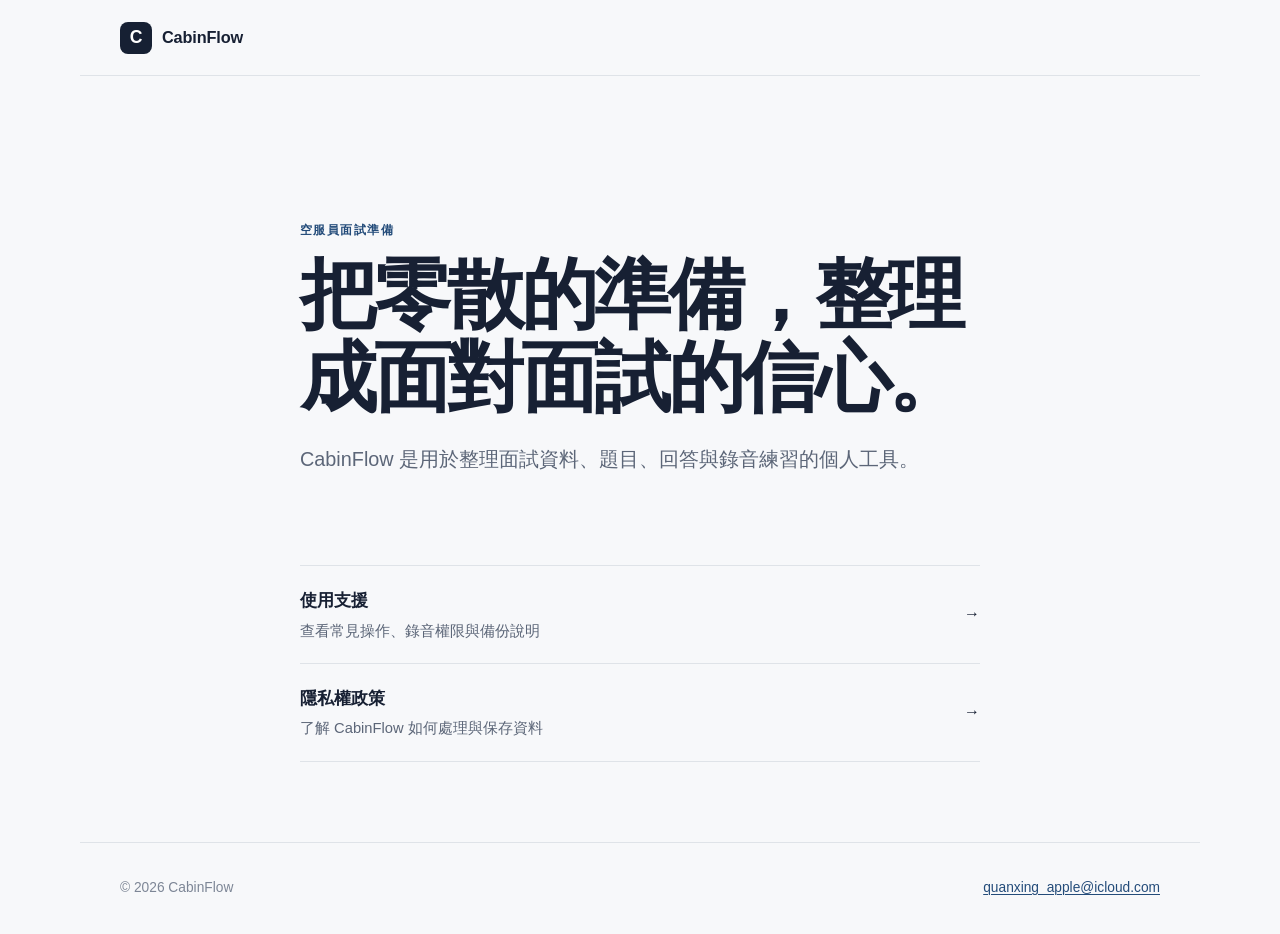
<file: index.html>
<!doctype html>
<html lang="zh-Hant">
  <head>
    <meta charset="utf-8" />
    <meta name="viewport" content="width=device-width, initial-scale=1" />
    <title>CabinFlow</title>
    <meta
      name="description"
      content="CabinFlow 是用於整理空服員面試資料、題目、回答與錄音練習的個人工具。"
    />
    <link rel="canonical" href="https://yrqx-95.github.io/CabinFlow-Support/" />
    <meta property="og:title" content="CabinFlow" />
    <meta
      property="og:description"
      content="CabinFlow 是用於整理空服員面試資料、題目、回答與錄音練習的個人工具。"
    />
    <meta property="og:type" content="website" />
    <meta property="og:url" content="https://yrqx-95.github.io/CabinFlow-Support/" />
    <link rel="stylesheet" href="./styles.css" />
  </head>
  <body>
    <header class="site-header">
      <a class="brand" href="./" aria-label="CabinFlow 首頁">
        <span class="brand-mark" aria-hidden="true">C</span>
        <span>CabinFlow</span>
      </a>
    </header>

    <main class="home-main">
      <section class="hero" aria-labelledby="page-title">
        <p class="eyebrow">空服員面試準備</p>
        <h1 id="page-title">把零散的準備，整理成面對面試的信心。</h1>
        <p class="lede">CabinFlow 是用於整理面試資料、題目、回答與錄音練習的個人工具。</p>
      </section>

      <nav class="link-list" aria-label="網站內容">
        <a href="./support/">
          <span>
            <strong>使用支援</strong>
            <small>查看常見操作、錄音權限與備份說明</small>
          </span>
          <span aria-hidden="true">→</span>
        </a>
        <a href="./privacy/">
          <span>
            <strong>隱私權政策</strong>
            <small>了解 CabinFlow 如何處理與保存資料</small>
          </span>
          <span aria-hidden="true">→</span>
        </a>
      </nav>
    </main>

    <footer class="site-footer">
      <p>© 2026 CabinFlow</p>
      <a href="mailto:quanxing_apple@icloud.com">quanxing_apple@icloud.com</a>
    </footer>
  </body>
</html>
</file>
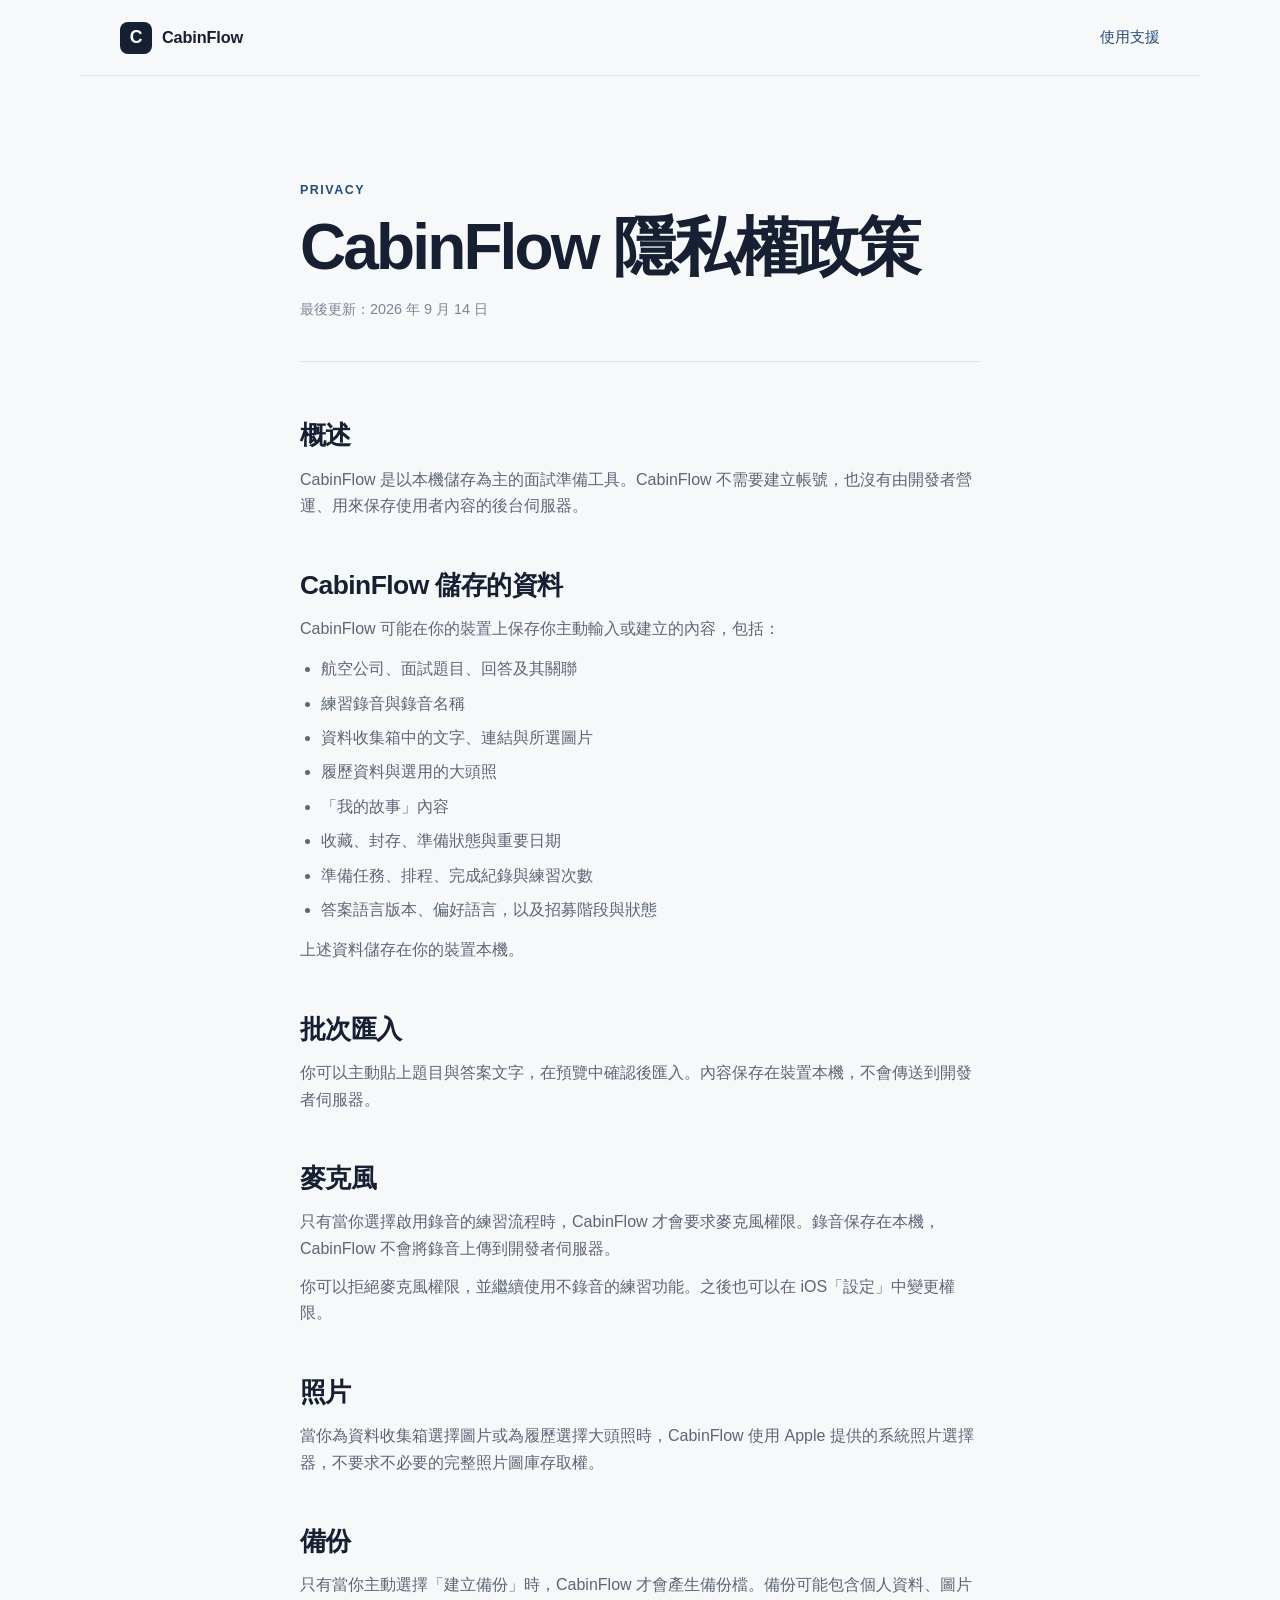
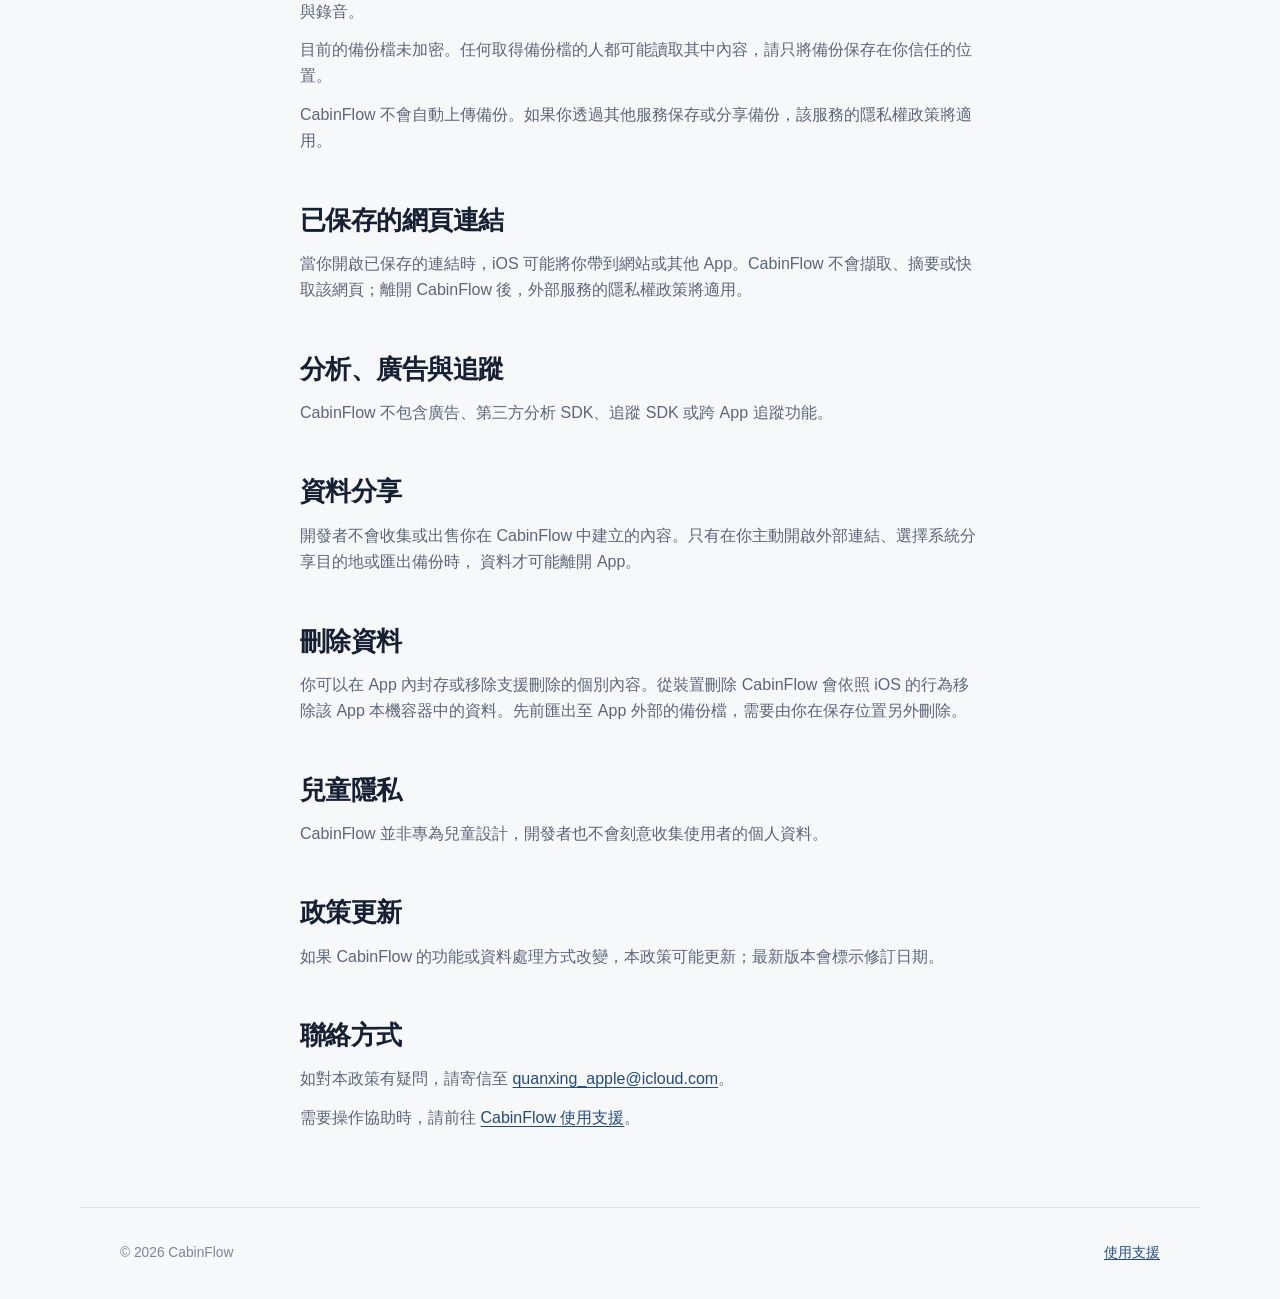
<file: privacy/index.html>
<!doctype html>
<html lang="zh-Hant">
  <head>
    <meta charset="utf-8" />
    <meta name="viewport" content="width=device-width, initial-scale=1" />
    <title>隱私權政策 | CabinFlow</title>
    <meta
      name="description"
      content="CabinFlow 隱私權政策：了解資料、錄音、圖片及備份如何保存在本機。"
    />
    <link
      rel="canonical"
      href="https://yrqx-95.github.io/CabinFlow-Support/privacy/"
    />
    <meta property="og:title" content="隱私權政策 | CabinFlow" />
    <meta
      property="og:description"
      content="了解 CabinFlow 如何在本機處理與保存你的面試準備資料。"
    />
    <meta property="og:type" content="article" />
    <meta
      property="og:url"
      content="https://yrqx-95.github.io/CabinFlow-Support/privacy/"
    />
    <link rel="stylesheet" href="../styles.css" />
  </head>
  <body>
    <header class="site-header">
      <a class="brand" href="../" aria-label="CabinFlow 首頁">
        <span class="brand-mark" aria-hidden="true">C</span>
        <span>CabinFlow</span>
      </a>
      <nav class="header-nav" aria-label="主要導覽">
        <a href="../support/">使用支援</a>
      </nav>
    </header>

    <main class="article-main">
      <header class="article-header">
        <p class="eyebrow">Privacy</p>
        <h1>CabinFlow 隱私權政策</h1>
        <p class="updated">最後更新：2026 年 9 月 14 日</p>
      </header>

      <article class="article-content">
        <section>
          <h2>概述</h2>
          <p>
            CabinFlow 是以本機儲存為主的面試準備工具。CabinFlow
            不需要建立帳號，也沒有由開發者營運、用來保存使用者內容的後台伺服器。
          </p>
        </section>

        <section>
          <h2>CabinFlow 儲存的資料</h2>
          <p>CabinFlow 可能在你的裝置上保存你主動輸入或建立的內容，包括：</p>
          <ul>
            <li>航空公司、面試題目、回答及其關聯</li>
            <li>練習錄音與錄音名稱</li>
            <li>資料收集箱中的文字、連結與所選圖片</li>
            <li>履歷資料與選用的大頭照</li>
            <li>「我的故事」內容</li>
            <li>收藏、封存、準備狀態與重要日期</li>
            <li>準備任務、排程、完成紀錄與練習次數</li>
            <li>答案語言版本、偏好語言，以及招募階段與狀態</li>
          </ul>
          <p>上述資料儲存在你的裝置本機。</p>
        </section>

        <section>
          <h2>批次匯入</h2>
          <p>你可以主動貼上題目與答案文字，在預覽中確認後匯入。內容保存在裝置本機，不會傳送到開發者伺服器。</p>
        </section>
        <section>
          <h2>麥克風</h2>
          <p>
            只有當你選擇啟用錄音的練習流程時，CabinFlow 才會要求麥克風權限。錄音保存在本機，
            CabinFlow 不會將錄音上傳到開發者伺服器。
          </p>
          <p>
            你可以拒絕麥克風權限，並繼續使用不錄音的練習功能。之後也可以在 iOS「設定」中變更權限。
          </p>
        </section>

        <section>
          <h2>照片</h2>
          <p>
            當你為資料收集箱選擇圖片或為履歷選擇大頭照時，CabinFlow 使用 Apple
            提供的系統照片選擇器，不要求不必要的完整照片圖庫存取權。
          </p>
        </section>

        <section>
          <h2>備份</h2>
          <p>
            只有當你主動選擇「建立備份」時，CabinFlow 才會產生備份檔。備份可能包含個人資料、圖片與錄音。
          </p>
          <p>
            目前的備份檔未加密。任何取得備份檔的人都可能讀取其中內容，請只將備份保存在你信任的位置。
          </p>
          <p>
            CabinFlow 不會自動上傳備份。如果你透過其他服務保存或分享備份，該服務的隱私權政策將適用。
          </p>
        </section>

        <section>
          <h2>已保存的網頁連結</h2>
          <p>
            當你開啟已保存的連結時，iOS 可能將你帶到網站或其他 App。CabinFlow
            不會擷取、摘要或快取該網頁；離開 CabinFlow 後，外部服務的隱私權政策將適用。
          </p>
        </section>

        <section>
          <h2>分析、廣告與追蹤</h2>
          <p>CabinFlow 不包含廣告、第三方分析 SDK、追蹤 SDK 或跨 App 追蹤功能。</p>
        </section>

        <section>
          <h2>資料分享</h2>
          <p>
            開發者不會收集或出售你在 CabinFlow 中建立的內容。只有在你主動開啟外部連結、選擇系統分享目的地或匯出備份時，
            資料才可能離開 App。
          </p>
        </section>

        <section>
          <h2>刪除資料</h2>
          <p>
            你可以在 App 內封存或移除支援刪除的個別內容。從裝置刪除 CabinFlow
            會依照 iOS 的行為移除該 App 本機容器中的資料。先前匯出至 App
            外部的備份檔，需要由你在保存位置另外刪除。
          </p>
        </section>

        <section>
          <h2>兒童隱私</h2>
          <p>CabinFlow 並非專為兒童設計，開發者也不會刻意收集使用者的個人資料。</p>
        </section>

        <section>
          <h2>政策更新</h2>
          <p>如果 CabinFlow 的功能或資料處理方式改變，本政策可能更新；最新版本會標示修訂日期。</p>
        </section>

        <section>
          <h2>聯絡方式</h2>
          <p>
            如對本政策有疑問，請寄信至
            <a href="mailto:quanxing_apple@icloud.com">quanxing_apple@icloud.com</a>。
          </p>
          <p>需要操作協助時，請前往 <a href="../support/">CabinFlow 使用支援</a>。</p>
        </section>
      </article>
    </main>

    <footer class="site-footer">
      <p>© 2026 CabinFlow</p>
      <a href="../support/">使用支援</a>
    </footer>
  </body>
</html>
</file>
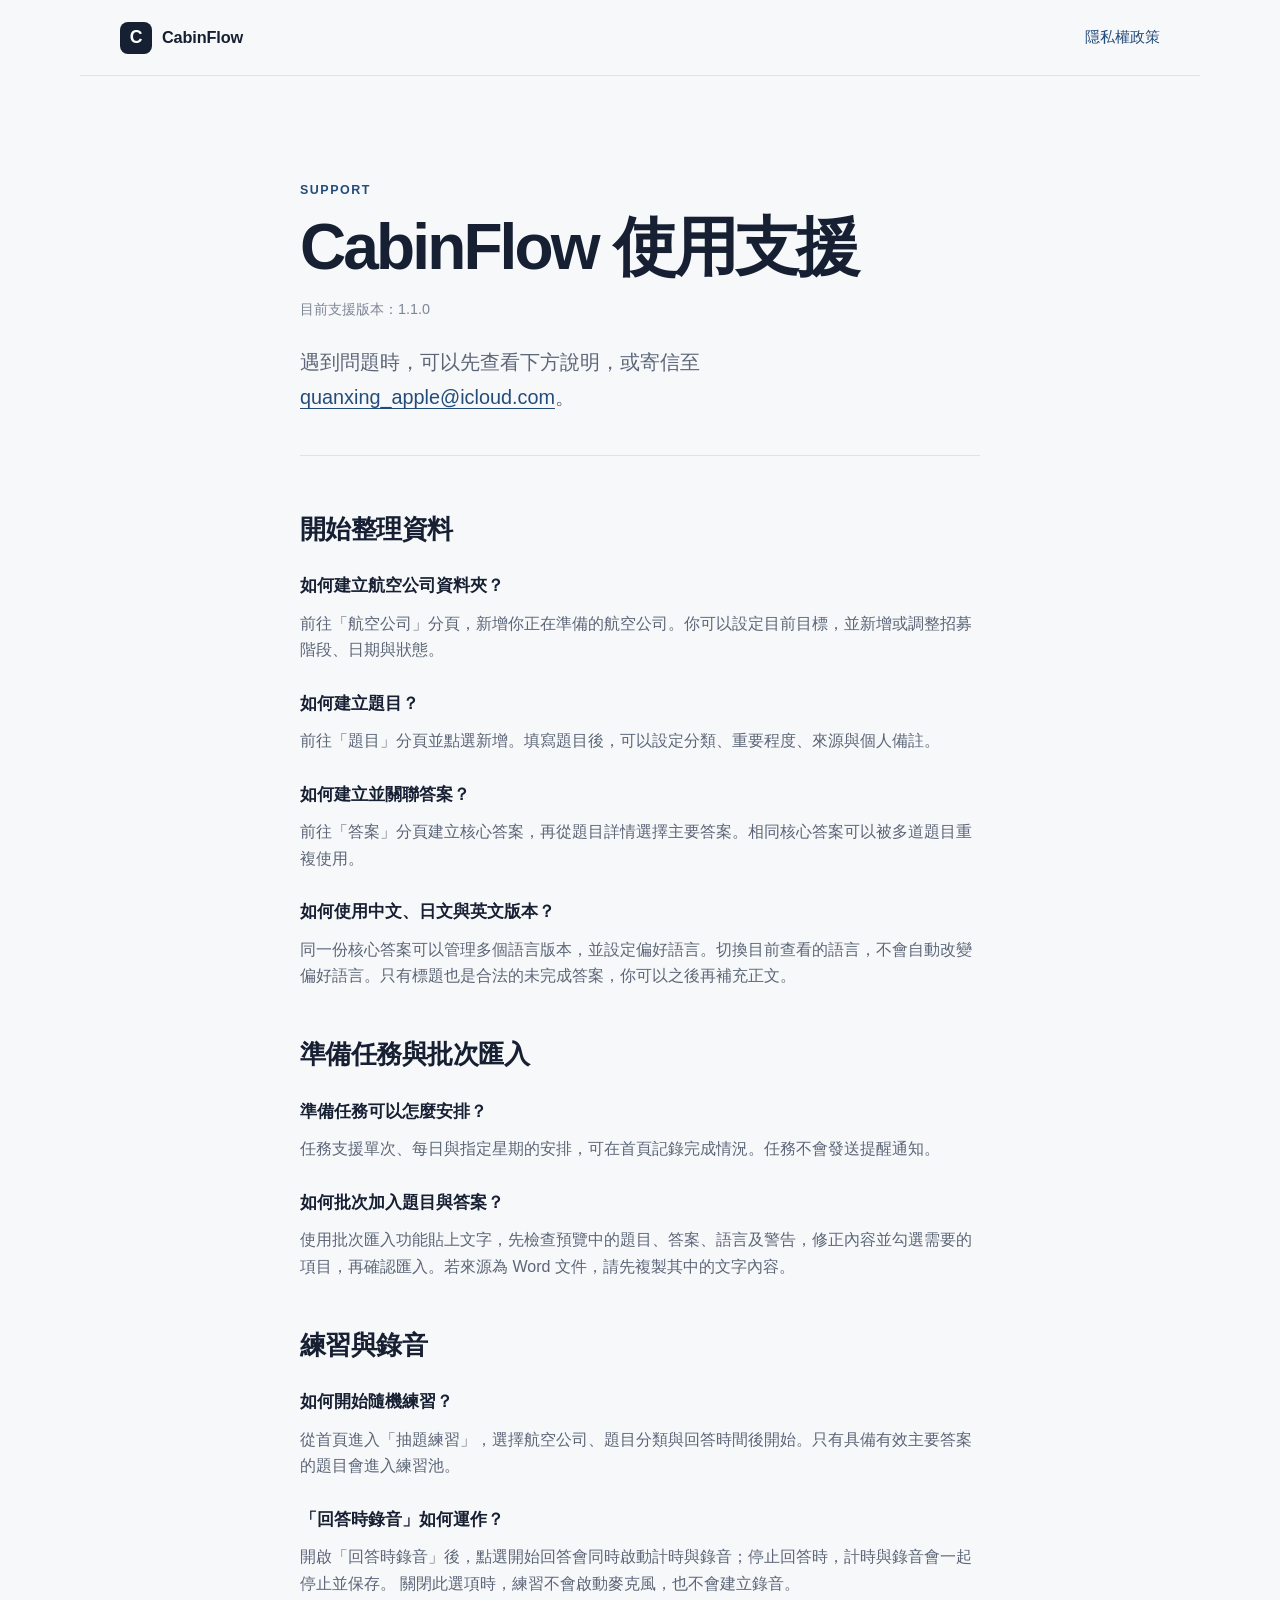
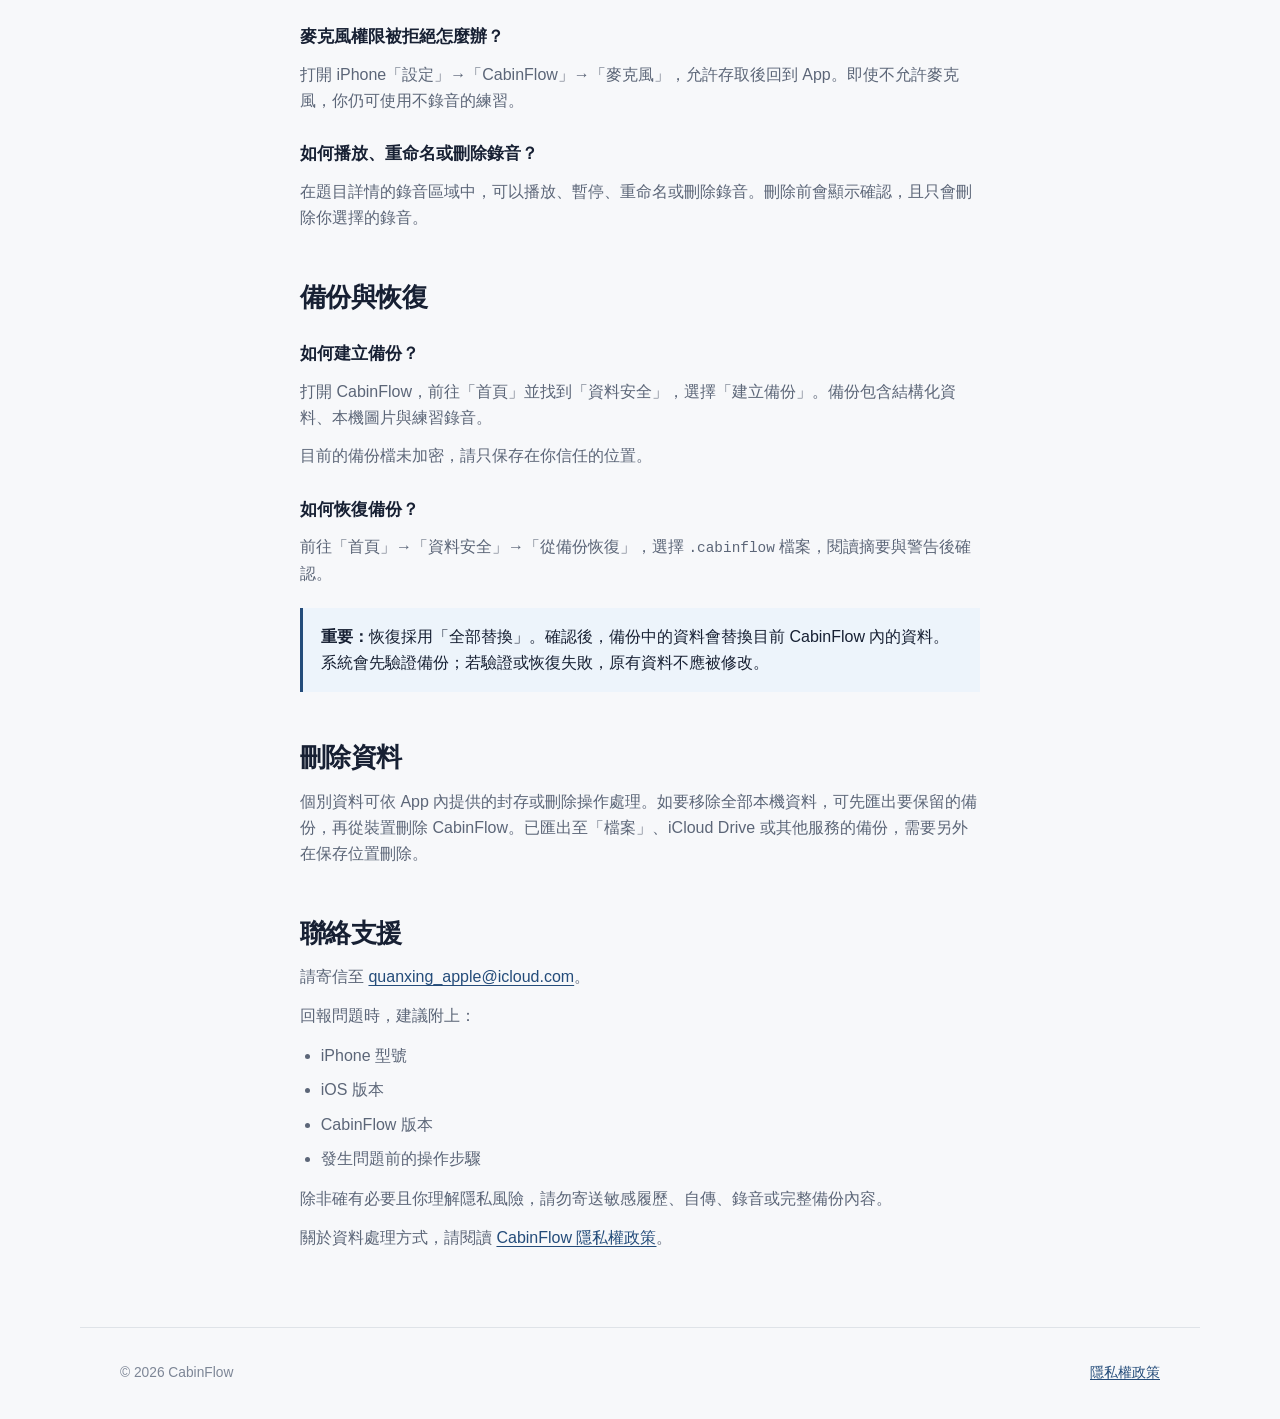
<file: support/index.html>
<!doctype html>
<html lang="zh-Hant">
  <head>
    <meta charset="utf-8" />
    <meta name="viewport" content="width=device-width, initial-scale=1" />
    <title>使用支援 | CabinFlow</title>
    <meta
      name="description"
      content="CabinFlow 使用支援：查看資料整理、練習錄音、權限、備份與恢復說明。"
    />
    <link
      rel="canonical"
      href="https://yrqx-95.github.io/CabinFlow-Support/support/"
    />
    <meta property="og:title" content="使用支援 | CabinFlow" />
    <meta
      property="og:description"
      content="查看 CabinFlow 的資料整理、錄音、備份與恢復操作說明。"
    />
    <meta property="og:type" content="website" />
    <meta
      property="og:url"
      content="https://yrqx-95.github.io/CabinFlow-Support/support/"
    />
    <link rel="stylesheet" href="../styles.css" />
  </head>
  <body>
    <header class="site-header">
      <a class="brand" href="../" aria-label="CabinFlow 首頁">
        <span class="brand-mark" aria-hidden="true">C</span>
        <span>CabinFlow</span>
      </a>
      <nav class="header-nav" aria-label="主要導覽">
        <a href="../privacy/">隱私權政策</a>
      </nav>
    </header>

    <main class="article-main">
      <header class="article-header">
        <p class="eyebrow">Support</p>
        <h1>CabinFlow 使用支援</h1>
        <p class="updated">目前支援版本：1.1.0</p>
        <p class="lede">
          遇到問題時，可以先查看下方說明，或寄信至
          <a href="mailto:quanxing_apple@icloud.com">quanxing_apple@icloud.com</a>。
        </p>
      </header>

      <article class="article-content">
        <section>
          <h2>開始整理資料</h2>
          <h3>如何建立航空公司資料夾？</h3>
          <p>
            前往「航空公司」分頁，新增你正在準備的航空公司。你可以設定目前目標，並新增或調整招募階段、日期與狀態。
          </p>

          <h3>如何建立題目？</h3>
          <p>
            前往「題目」分頁並點選新增。填寫題目後，可以設定分類、重要程度、來源與個人備註。
          </p>

          <h3>如何建立並關聯答案？</h3>
          <p>
            前往「答案」分頁建立核心答案，再從題目詳情選擇主要答案。相同核心答案可以被多道題目重複使用。
          </p>

          <h3>如何使用中文、日文與英文版本？</h3>
          <p>
            同一份核心答案可以管理多個語言版本，並設定偏好語言。切換目前查看的語言，不會自動改變偏好語言。只有標題也是合法的未完成答案，你可以之後再補充正文。
          </p>
        </section>

        <section>
          <h2>準備任務與批次匯入</h2>
          <h3>準備任務可以怎麼安排？</h3>
          <p>任務支援單次、每日與指定星期的安排，可在首頁記錄完成情況。任務不會發送提醒通知。</p>
          <h3>如何批次加入題目與答案？</h3>
          <p>使用批次匯入功能貼上文字，先檢查預覽中的題目、答案、語言及警告，修正內容並勾選需要的項目，再確認匯入。若來源為 Word 文件，請先複製其中的文字內容。</p>
        </section>
        <section>
          <h2>練習與錄音</h2>
          <h3>如何開始隨機練習？</h3>
          <p>
            從首頁進入「抽題練習」，選擇航空公司、題目分類與回答時間後開始。只有具備有效主要答案的題目會進入練習池。
          </p>

          <h3>「回答時錄音」如何運作？</h3>
          <p>
            開啟「回答時錄音」後，點選開始回答會同時啟動計時與錄音；停止回答時，計時與錄音會一起停止並保存。
            關閉此選項時，練習不會啟動麥克風，也不會建立錄音。
          </p>

          <h3>麥克風權限被拒絕怎麼辦？</h3>
          <p>
            打開 iPhone「設定」→「CabinFlow」→「麥克風」，允許存取後回到 App。即使不允許麥克風，你仍可使用不錄音的練習。
          </p>

          <h3>如何播放、重命名或刪除錄音？</h3>
          <p>
            在題目詳情的錄音區域中，可以播放、暫停、重命名或刪除錄音。刪除前會顯示確認，且只會刪除你選擇的錄音。
          </p>
        </section>

        <section>
          <h2>備份與恢復</h2>
          <h3>如何建立備份？</h3>
          <p>
            打開 CabinFlow，前往「首頁」並找到「資料安全」，選擇「建立備份」。備份包含結構化資料、本機圖片與練習錄音。
          </p>
          <p>
            目前的備份檔未加密，請只保存在你信任的位置。
          </p>

          <h3>如何恢復備份？</h3>
          <p>
            前往「首頁」→「資料安全」→「從備份恢復」，選擇 <code>.cabinflow</code>
            檔案，閱讀摘要與警告後確認。
          </p>
          <p class="notice">
            <strong>重要：</strong>恢復採用「全部替換」。確認後，備份中的資料會替換目前 CabinFlow
            內的資料。系統會先驗證備份；若驗證或恢復失敗，原有資料不應被修改。
          </p>
        </section>

        <section>
          <h2>刪除資料</h2>
          <p>
            個別資料可依 App 內提供的封存或刪除操作處理。如要移除全部本機資料，可先匯出要保留的備份，再從裝置刪除
            CabinFlow。已匯出至「檔案」、iCloud Drive 或其他服務的備份，需要另外在保存位置刪除。
          </p>
        </section>

        <section>
          <h2>聯絡支援</h2>
          <p>
            請寄信至 <a href="mailto:quanxing_apple@icloud.com">quanxing_apple@icloud.com</a>。
          </p>
          <p>回報問題時，建議附上：</p>
          <ul>
            <li>iPhone 型號</li>
            <li>iOS 版本</li>
            <li>CabinFlow 版本</li>
            <li>發生問題前的操作步驟</li>
          </ul>
          <p>
            除非確有必要且你理解隱私風險，請勿寄送敏感履歷、自傳、錄音或完整備份內容。
          </p>
          <p>關於資料處理方式，請閱讀 <a href="../privacy/">CabinFlow 隱私權政策</a>。</p>
        </section>
      </article>
    </main>

    <footer class="site-footer">
      <p>© 2026 CabinFlow</p>
      <a href="../privacy/">隱私權政策</a>
    </footer>
  </body>
</html>
</file>
<file: styles.css>
:root {
  color-scheme: light dark;
  --background: #f7f8fa;
  --surface: #ffffff;
  --text: #172033;
  --secondary: #5c6678;
  --muted: #7d8696;
  --line: #dfe3e8;
  --accent: #244c7a;
  --accent-hover: #183b66;
  --notice: #edf4fb;
  --focus: #1670cf;
  --page-padding: clamp(20px, 5vw, 40px);
  --content-width: 760px;
}

* {
  box-sizing: border-box;
}

html {
  font-family:
    -apple-system, BlinkMacSystemFont, "SF Pro Text", "PingFang TC",
    "Noto Sans TC", "Helvetica Neue", Arial, sans-serif;
  background: var(--background);
  color: var(--text);
  line-height: 1.65;
  -webkit-text-size-adjust: 100%;
}

body {
  margin: 0;
  min-width: 280px;
  background: var(--background);
}

a {
  color: var(--accent);
  text-decoration-thickness: 1px;
  text-underline-offset: 0.18em;
}

a:hover {
  color: var(--accent-hover);
}

a:focus-visible {
  outline: 3px solid var(--focus);
  outline-offset: 4px;
  border-radius: 4px;
}

.site-header,
.site-footer {
  width: min(100%, 1120px);
  margin: 0 auto;
  padding-inline: var(--page-padding);
}

.site-header {
  min-height: 76px;
  display: flex;
  align-items: center;
  justify-content: space-between;
  gap: 24px;
  border-bottom: 1px solid var(--line);
}

.brand {
  display: inline-flex;
  align-items: center;
  gap: 10px;
  min-height: 44px;
  color: var(--text);
  font-size: 1.02rem;
  font-weight: 680;
  letter-spacing: -0.01em;
  text-decoration: none;
}

.brand-mark {
  display: grid;
  width: 32px;
  height: 32px;
  place-items: center;
  border-radius: 8px;
  background: #162033;
  color: #ffffff;
  font-size: 1.1rem;
  font-weight: 760;
  line-height: 1;
}

.header-nav {
  display: flex;
  align-items: center;
}

.header-nav a {
  min-height: 44px;
  display: inline-flex;
  align-items: center;
  font-size: 0.94rem;
  text-decoration: none;
}

.home-main,
.article-main {
  width: min(100%, var(--content-width));
  margin: 0 auto;
  padding-inline: var(--page-padding);
}

.home-main {
  padding-block: clamp(72px, 14vw, 144px) 80px;
}

.hero {
  margin-bottom: clamp(52px, 9vw, 88px);
}

.eyebrow {
  margin: 0 0 12px;
  color: var(--accent);
  font-size: 0.78rem;
  font-weight: 700;
  letter-spacing: 0.12em;
  text-transform: uppercase;
}

h1,
h2,
h3,
p {
  overflow-wrap: anywhere;
}

h1 {
  margin: 0;
  max-width: 18ch;
  font-size: clamp(2.35rem, 7vw, 4.8rem);
  font-weight: 720;
  letter-spacing: -0.045em;
  line-height: 1.08;
}

.lede {
  max-width: 42rem;
  margin: 24px 0 0;
  color: var(--secondary);
  font-size: clamp(1.05rem, 2.5vw, 1.24rem);
  line-height: 1.75;
}

.link-list {
  border-top: 1px solid var(--line);
}

.link-list > a {
  display: flex;
  min-height: 96px;
  align-items: center;
  justify-content: space-between;
  gap: 24px;
  padding-block: 20px;
  border-bottom: 1px solid var(--line);
  color: var(--text);
  text-decoration: none;
}

.link-list strong,
.link-list small {
  display: block;
}

.link-list strong {
  font-size: 1.08rem;
}

.link-list small {
  margin-top: 4px;
  color: var(--secondary);
  font-size: 0.92rem;
}

.article-main {
  padding-block: clamp(56px, 10vw, 104px) 64px;
}

.article-header {
  margin-bottom: 56px;
  padding-bottom: 40px;
  border-bottom: 1px solid var(--line);
}

.article-header h1 {
  max-width: none;
  font-size: clamp(2.25rem, 7vw, 4rem);
}

.updated {
  margin: 16px 0 0;
  color: var(--muted);
  font-size: 0.9rem;
}

.article-content section + section {
  margin-top: 48px;
}

.article-content h2 {
  margin: 0 0 14px;
  font-size: clamp(1.35rem, 4vw, 1.65rem);
  font-weight: 690;
  letter-spacing: -0.02em;
  line-height: 1.3;
}

.article-content h3 {
  margin: 28px 0 8px;
  font-size: 1.06rem;
  font-weight: 670;
  line-height: 1.45;
}

.article-content p {
  margin: 0.75em 0;
  color: var(--secondary);
}

.article-content ul {
  margin: 14px 0;
  padding-left: 1.3em;
  color: var(--secondary);
}

.article-content li + li {
  margin-top: 8px;
}

.article-content code {
  font-family: ui-monospace, "SFMono-Regular", Menlo, Monaco, monospace;
  font-size: 0.9em;
}

.notice {
  margin-top: 20px !important;
  padding: 16px 18px;
  border-left: 3px solid var(--accent);
  background: var(--notice);
  color: var(--text) !important;
}

.site-footer {
  display: flex;
  min-height: 92px;
  align-items: center;
  justify-content: space-between;
  gap: 24px;
  border-top: 1px solid var(--line);
  color: var(--muted);
  font-size: 0.86rem;
}

.site-footer a {
  min-height: 44px;
  display: inline-flex;
  align-items: center;
}

@media (prefers-color-scheme: dark) {
  :root {
    --background: #10141c;
    --surface: #171d27;
    --text: #f2f4f7;
    --secondary: #bdc4cf;
    --muted: #969fad;
    --line: #303846;
    --accent: #9cc9ff;
    --accent-hover: #c5deff;
    --notice: #17283b;
    --focus: #76b7ff;
  }
}

@media (max-width: 560px) {
  .site-header {
    min-height: 68px;
  }

  .home-main {
    padding-top: 64px;
  }

  .site-footer {
    min-height: 112px;
    align-items: flex-start;
    flex-direction: column;
    justify-content: center;
    gap: 2px;
    padding-block: 18px;
  }
}

@media (prefers-reduced-motion: reduce) {
  *,
  *::before,
  *::after {
    scroll-behavior: auto !important;
  }
}
</file>
